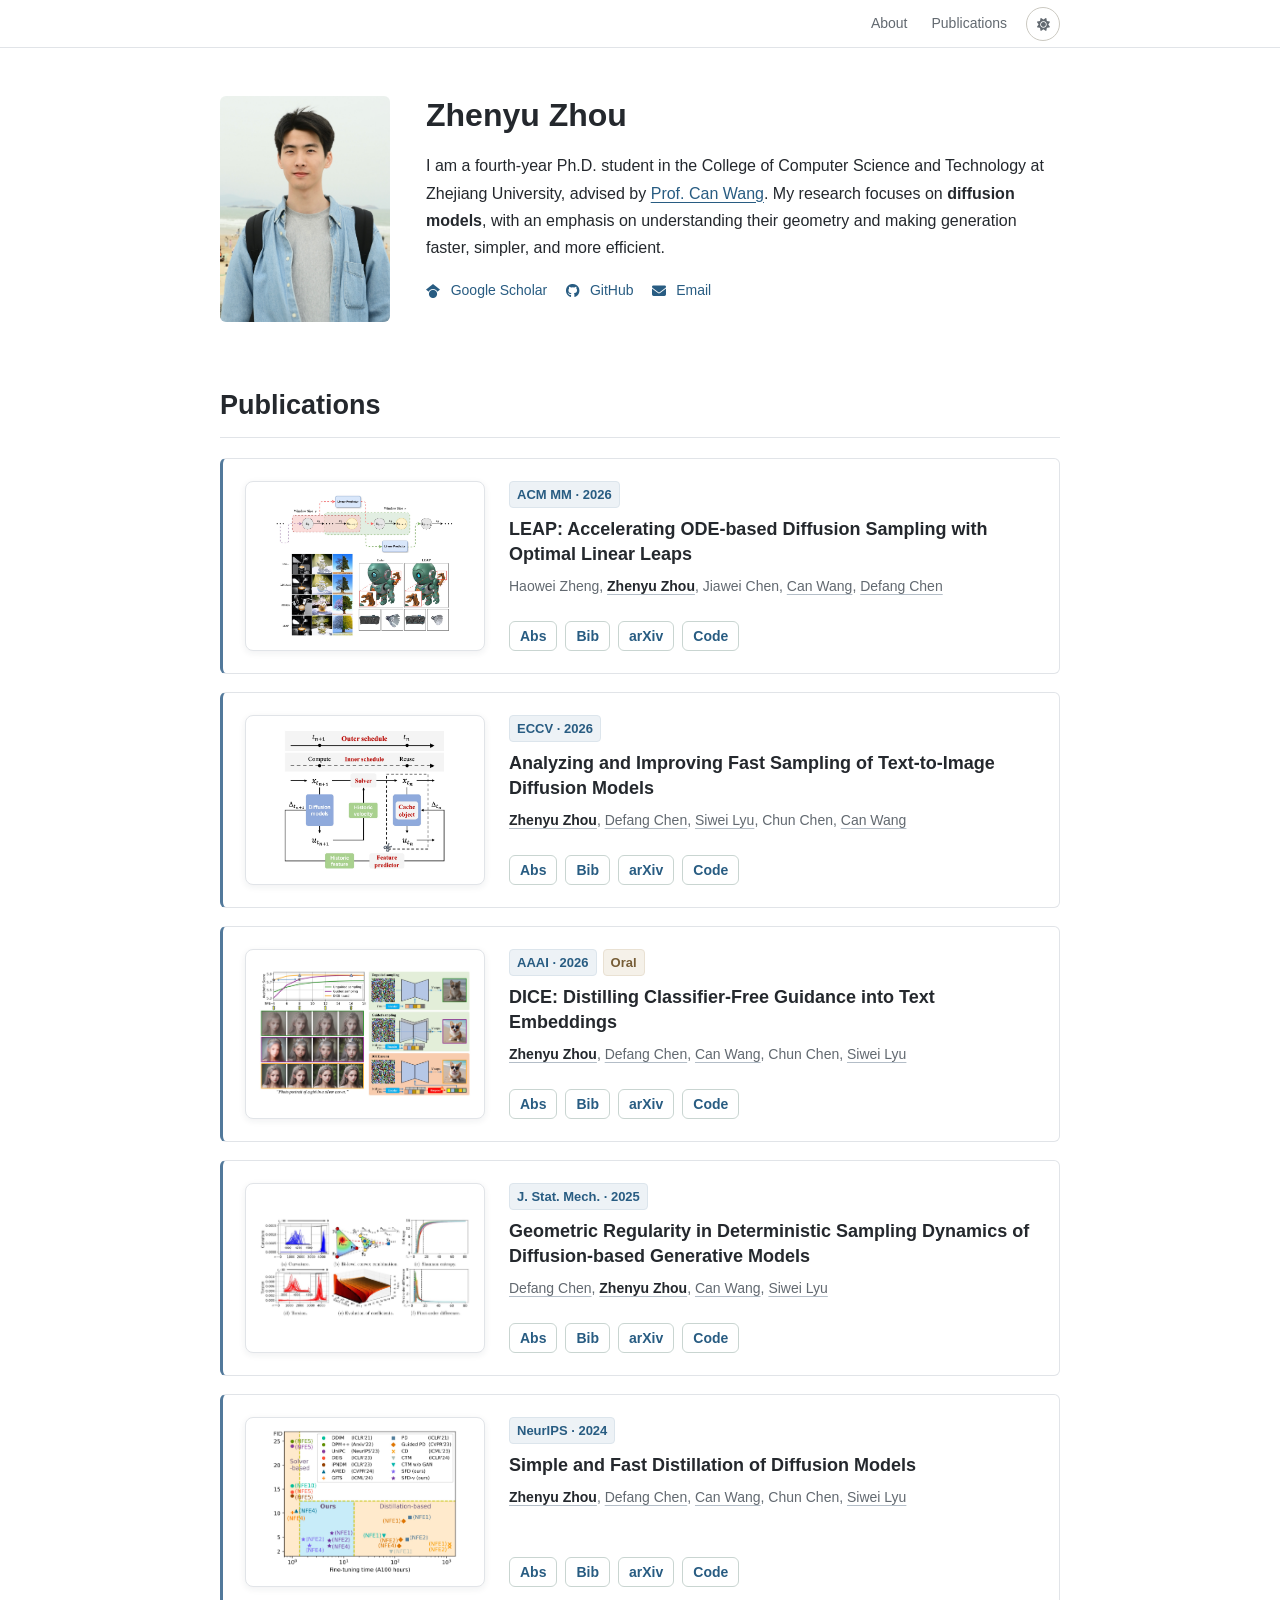
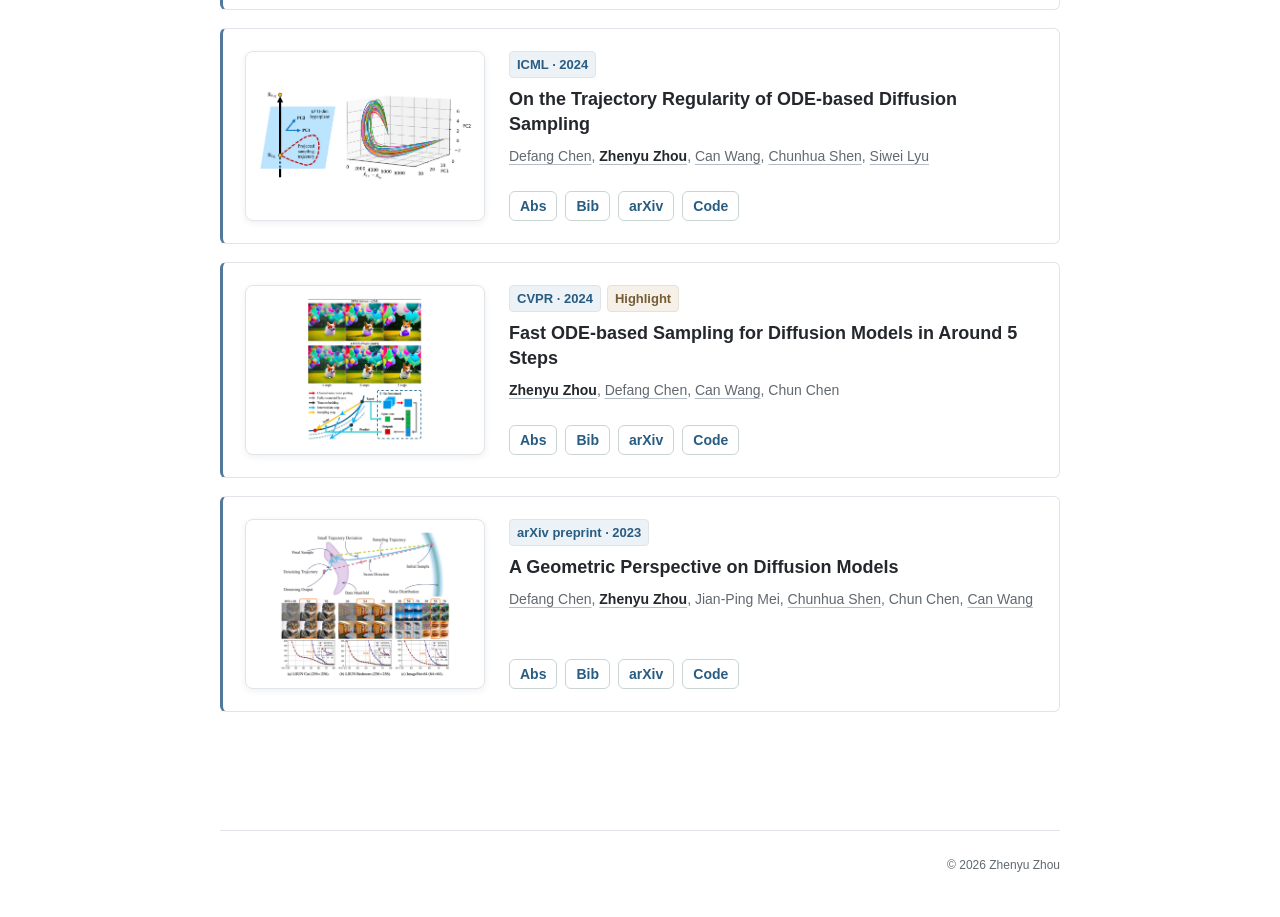
<file: index.html>
<!doctype html>
<html lang="en">
<head>
  <meta charset="utf-8">
  <meta name="viewport" content="width=device-width, initial-scale=1">
  <meta name="description" content="Zhenyu Zhou — research on diffusion models, efficient sampling, and generative AI.">
  <meta name="theme-color" content="#f6f4ef">
  <meta property="og:title" content="Zhenyu Zhou — Researcher">
  <meta property="og:description" content="Research on diffusion models, efficient sampling, and generative AI.">
  <title>Zhenyu Zhou</title>
  <script>
    (() => {
      let theme;
      try { theme = localStorage.getItem('theme'); } catch (error) { theme = null; }
      if (theme !== 'light' && theme !== 'dark') {
        theme = window.matchMedia('(prefers-color-scheme: dark)').matches ? 'dark' : 'light';
      }
      document.documentElement.dataset.theme = theme;
      document.documentElement.style.colorScheme = theme;
    })();
  </script>
  <link rel="preconnect" href="https://fonts.googleapis.com">
  <link rel="preconnect" href="https://fonts.gstatic.com" crossorigin>
  <link href="https://fonts.googleapis.com/css2?family=DM+Sans:wght@400;500;600&family=Newsreader:opsz,wght@6..72,500;6..72,600&display=swap" rel="stylesheet">
  <link rel="stylesheet" href="https://cdnjs.cloudflare.com/ajax/libs/font-awesome/6.7.2/css/all.min.css">
  <link rel="stylesheet" href="styles.css">
  <link rel="stylesheet" href="academic.css">
</head>
<body>
  <header class="site-header">
    <nav aria-label="Primary navigation">
      <a href="#about">About</a>
      <a href="#publications">Publications</a>
      <button class="theme-toggle" type="button" aria-label="Switch to dark mode" title="Switch color theme">
        <i class="fa-solid fa-moon theme-icon-dark" aria-hidden="true"></i>
        <i class="fa-solid fa-sun theme-icon-light" aria-hidden="true"></i>
      </button>
    </nav>
  </header>

  <main id="top">
    <section class="hero" id="about">
      <div class="portrait">
        <img src="assets/photo.jpg" alt="Portrait of Zhenyu Zhou" width="1882" height="2917" fetchpriority="high">
      </div>
      <div class="hero-copy">
        <p class="eyebrow">Hello, I’m</p>
        <h1>Zhenyu Zhou<span class="dot">.</span></h1>
        <p class="intro">I am a fourth-year Ph.D. student in the College of Computer Science and Technology at Zhejiang University, advised by <a href="https://scholar.google.com/citations?user=C63q3HoAAAAJ&hl=en">Prof. Can Wang</a>. My research focuses on <strong>diffusion models</strong>, with an emphasis on understanding their geometry and making generation faster, simpler, and more efficient.</p>
        <!-- <p class="intro secondary">I enjoy turning structural observations into practical algorithms—from few-step ODE sampling to lightweight model distillation.</p> -->
        <div class="links" aria-label="Profile links">
          <a class="pill primary" href="https://scholar.google.com/citations?user=PR0YPk4AAAAJ&hl=en" target="_blank" rel="noreferrer"><i class="fa-brands fa-google-scholar" aria-hidden="true"></i>Google Scholar <span>↗</span></a>
          <a class="pill" href="https://github.com/zhyzhouu" target="_blank" rel="noreferrer"><i class="fa-brands fa-github" aria-hidden="true"></i>GitHub <span>↗</span></a>
          <a class="pill" href="mailto:zhyzhou@zju.edu.cn"><i class="fa-solid fa-envelope" aria-hidden="true"></i>Email <span>↗</span></a>
        </div>
      </div>
    </section>

    <section class="publications" id="publications">
      <div class="section-heading">
        <div><p class="eyebrow">Research</p><h2>Publications</h2></div>
        <!-- <p class="section-note">A selection of work on the geometry, acceleration, and distillation of diffusion models.</p> -->
      </div>

      <div class="paper-list">
        <article class="paper">
          <button class="paper-thumb " type="button" aria-label="Enlarge figure: LEAP: Accelerating ODE-based Diffusion Sampling with Optimal Linear Leaps" aria-haspopup="dialog"><img src="assets/papers/26MM-LEAP.jpg" alt="LEAP: Accelerating ODE-based Diffusion Sampling with Optimal Linear Leaps" loading="lazy"></button>
          <div class="paper-body">
            <div class="paper-meta"><span class="venue">ACM MM · 2026</span></div>
            <h3><a href="https://arxiv.org/abs/2610.25918" target="_blank" rel="noreferrer">LEAP: Accelerating ODE-based Diffusion Sampling with Optimal Linear Leaps</a></h3>
            <p class="authors">Haowei Zheng, <a href="https://scholar.google.com/citations?user=PR0YPk4AAAAJ" target="_blank" rel="noreferrer"><strong>Zhenyu Zhou</strong></a>, Jiawei Chen, <a href="https://scholar.google.com/citations?user=C63q3HoAAAAJ&amp;hl=zh-CN" target="_blank" rel="noreferrer">Can Wang</a>, <a href="https://scholar.google.com/citations?user=F5P_8NkAAAAJ&amp;hl=zh-CN" target="_blank" rel="noreferrer">Defang Chen</a></p>

            <div class="paper-links"><button class="paper-action panel-toggle" type="button" aria-expanded="false" aria-controls="abs-26MM-LEAP">Abs</button><button class="paper-action panel-toggle" type="button" aria-expanded="false" aria-controls="bib-26MM-LEAP">Bib</button><a class="paper-action" href="https://arxiv.org/abs/2610.25918" target="_blank" rel="noreferrer">arXiv</a><a class="paper-action" href="https://github.com/zju-pi/LEAP" target="_blank" rel="noreferrer">Code</a></div>
          </div>
          <div class="paper-panel" id="abs-26MM-LEAP" hidden><p>Diffusion models primarily rely on general-purpose ODE-based numerical methods for training-free accelerated sampling, but performance degrades with coarse time discretization. In this paper, we propose optimal linear leaps (LEAP), a specialized method grounded in theoretical and empirical investigations of sampling trajectory geometry. Built upon low-dimensionality and cross-trajectory consistency, LEAP formulates a supervised least-squares optimization problem within the local trajectory subspace, achieving a precise approximation of future states without model evaluations. Extensive experiments demonstrate that LEAP outperforms previous methods across diverse modalities, including text-to-image (Stable Diffusion 3.5, FLUX.1-dev) and image-to-3D (TRELLIS.2) generation. Furthermore, LEAP can be seamlessly integrated into existing solver-based methods, offering a plug-and-play enhancement for modern diffusion models.</p></div><div class="paper-panel bib-panel" id="bib-26MM-LEAP" hidden><pre><code>@inproceedings{zheng2026leap,
  title={LEAP: Accelerating ODE-based Diffusion Sampling with Optimal Linear Leaps},
  author={Zheng, Haowei and Zhou, Zhenyu and Chen, Jiawei and Wang, Can and Chen, Defang},
  booktitle={Proceedings of the 34th ACM International Conference on Multimedia},
  pages={15616--15625},
  year={2026}
}</code></pre></div>
        </article>

        <article class="paper">
          <button class="paper-thumb " type="button" aria-label="Enlarge figure: Analyzing and Improving Fast Sampling of Text-to-Image Diffusion Models" aria-haspopup="dialog"><img src="assets/papers/26ECCV-TORS.jpg" alt="Analyzing and Improving Fast Sampling of Text-to-Image Diffusion Models" loading="lazy"></button>
          <div class="paper-body">
            <div class="paper-meta"><span class="venue">ECCV · 2026</span></div>
            <h3><a href="https://arxiv.org/abs/2603.00763" target="_blank" rel="noreferrer">Analyzing and Improving Fast Sampling of Text-to-Image Diffusion Models</a></h3>
            <p class="authors"><a href="https://scholar.google.com/citations?user=PR0YPk4AAAAJ" target="_blank" rel="noreferrer"><strong>Zhenyu Zhou</strong></a>, <a href="https://scholar.google.com/citations?user=F5P_8NkAAAAJ&amp;hl=zh-CN" target="_blank" rel="noreferrer">Defang Chen</a>, <a href="https://scholar.google.com/citations?user=wefAEM4AAAAJ&amp;hl=zh-CN" target="_blank" rel="noreferrer">Siwei Lyu</a>, Chun Chen, <a href="https://scholar.google.com/citations?user=C63q3HoAAAAJ&amp;hl=zh-CN" target="_blank" rel="noreferrer">Can Wang</a></p>

            <div class="paper-links"><button class="paper-action panel-toggle" type="button" aria-expanded="false" aria-controls="abs-26ECCV-TORS">Abs</button><button class="paper-action panel-toggle" type="button" aria-expanded="false" aria-controls="bib-26ECCV-TORS">Bib</button><a class="paper-action" href="https://arxiv.org/abs/2603.00763" target="_blank" rel="noreferrer">arXiv</a><a class="paper-action" href="https://github.com/zju-pi/TORS" target="_blank" rel="noreferrer">Code</a></div>
          </div>
          <div class="paper-panel" id="abs-26ECCV-TORS" hidden><p>Text-to-image diffusion models have achieved unprecedented success but still struggle to produce high-quality results under limited sampling budgets. Existing training-free sampling acceleration methods are typically developed independently, leaving the overall performance and compatibility among these methods unexplored. In this paper, we bridge this gap by systematically elucidating the design space, and our comprehensive experiments identify the sampling time schedule as the most pivotal factor. Inspired by the geometric properties of diffusion models revealed through the Frenet-Serret formulas, we propose constant total rotation schedule (TORS), a scheduling strategy that ensures uniform geometric variation along the sampling trajectory. TORS outperforms previous training-free acceleration methods and produces high-quality images with 10 sampling steps on Flux.1-Dev and Stable Diffusion 3.5. Extensive experiments underscore the adaptability of our method to unseen models, hyperparameters, and downstream applications.</p></div><div class="paper-panel bib-panel" id="bib-26ECCV-TORS" hidden><pre><code>@article{zhou2026analyzing,
  title={Analyzing and Improving Fast Sampling of Text-to-Image Diffusion Models},
  author={Zhou, Zhenyu and Chen, Defang and Lyu, Siwei and Chen, Chun and Wang, Can},
  journal={arXiv preprint arXiv:2603.00763},
  year={2026}
}</code></pre></div>
        </article>

        <article class="paper">
          <button class="paper-thumb " type="button" aria-label="Enlarge figure: DICE: Distilling Classifier-Free Guidance into Text Embeddings" aria-haspopup="dialog"><img src="assets/papers/26AAAI-DICE.jpg" alt="DICE: Distilling Classifier-Free Guidance into Text Embeddings" loading="lazy"></button>
          <div class="paper-body">
            <div class="paper-meta"><span class="venue">AAAI · 2026</span><span class="distinction">Oral</span></div>
            <h3><a href="https://arxiv.org/abs/2502.03726" target="_blank" rel="noreferrer">DICE: Distilling Classifier-Free Guidance into Text Embeddings</a></h3>
            <p class="authors"><a href="https://scholar.google.com/citations?user=PR0YPk4AAAAJ" target="_blank" rel="noreferrer"><strong>Zhenyu Zhou</strong></a>, <a href="https://scholar.google.com/citations?user=F5P_8NkAAAAJ&amp;hl=zh-CN" target="_blank" rel="noreferrer">Defang Chen</a>, <a href="https://scholar.google.com/citations?user=C63q3HoAAAAJ&amp;hl=zh-CN" target="_blank" rel="noreferrer">Can Wang</a>, Chun Chen, <a href="https://scholar.google.com/citations?user=wefAEM4AAAAJ&amp;hl=zh-CN" target="_blank" rel="noreferrer">Siwei Lyu</a></p>

            <div class="paper-links"><button class="paper-action panel-toggle" type="button" aria-expanded="false" aria-controls="abs-26AAAI-DICE">Abs</button><button class="paper-action panel-toggle" type="button" aria-expanded="false" aria-controls="bib-26AAAI-DICE">Bib</button><a class="paper-action" href="https://arxiv.org/abs/2502.03726" target="_blank" rel="noreferrer">arXiv</a><a class="paper-action" href="https://github.com/zju-pi/dice" target="_blank" rel="noreferrer">Code</a></div>
          </div>
          <div class="paper-panel" id="abs-26AAAI-DICE" hidden><p>Text-to-image diffusion models are capable of generating high-quality images, but suboptimal pre-trained text representations often result in these images failing to align closely with the given text prompts. Classifier-free guidance (CFG) is a popular and effective technique for improving text-image alignment in the generative process. However, CFG introduces significant computational overhead. In this paper, we present DIstilling CFG by sharpening text Embeddings (DICE) that replaces CFG in the sampling process with half the computational complexity while maintaining similar generation quality. DICE distills a CFG-based text-to-image diffusion model into a CFG-free version by refining text embeddings to replicate CFG-based directions. In this way, we avoid the computational drawbacks of CFG, enabling high-quality, well-aligned image generation at a fast sampling speed. Furthermore, examining the enhancement pattern, we identify the underlying mechanism of DICE that sharpens specific components of text embeddings to preserve semantic information while enhancing fine-grained details. Extensive experiments on multiple Stable Diffusion v1.5 variants, SDXL, and PixArt-α demonstrate the effectiveness of our method.</p></div><div class="paper-panel bib-panel" id="bib-26AAAI-DICE" hidden><pre><code>@inproceedings{zhou2026dice,
  title={DICE: Distilling classifier-free guidance into text embeddings},
  author={Zhou, Zhenyu and Chen, Defang and Wang, Can and Chen, Chun and Lyu, Siwei},
  booktitle={Proceedings of the AAAI Conference on Artificial Intelligence},
  volume={40},
  number={16},
  pages={13880--13888},
  year={2026}
}</code></pre></div>
        </article>

        <article class="paper">
          <button class="paper-thumb " type="button" aria-label="Enlarge figure: Geometric Regularity in Deterministic Sampling Dynamics of Diffusion-based Generative Models" aria-haspopup="dialog"><img src="assets/papers/25JSTAT-regularity.jpg" alt="Geometric Regularity in Deterministic Sampling Dynamics of Diffusion-based Generative Models" loading="lazy"></button>
          <div class="paper-body">
            <div class="paper-meta"><span class="venue">J. Stat. Mech. · 2025</span></div>
            <h3><a href="https://arxiv.org/abs/2506.10177" target="_blank" rel="noreferrer">Geometric Regularity in Deterministic Sampling Dynamics of Diffusion-based Generative Models</a></h3>
            <p class="authors"><a href="https://scholar.google.com/citations?user=F5P_8NkAAAAJ&amp;hl=zh-CN" target="_blank" rel="noreferrer">Defang Chen</a>, <a href="https://scholar.google.com/citations?user=PR0YPk4AAAAJ" target="_blank" rel="noreferrer"><strong>Zhenyu Zhou</strong></a>, <a href="https://scholar.google.com/citations?user=C63q3HoAAAAJ&amp;hl=zh-CN" target="_blank" rel="noreferrer">Can Wang</a>, <a href="https://scholar.google.com/citations?user=wefAEM4AAAAJ&amp;hl=zh-CN" target="_blank" rel="noreferrer">Siwei Lyu</a></p>

            <div class="paper-links"><button class="paper-action panel-toggle" type="button" aria-expanded="false" aria-controls="abs-25JSTAT-regularity">Abs</button><button class="paper-action panel-toggle" type="button" aria-expanded="false" aria-controls="bib-25JSTAT-regularity">Bib</button><a class="paper-action" href="https://arxiv.org/abs/2506.10177" target="_blank" rel="noreferrer">arXiv</a><a class="paper-action" href="https://github.com/zju-pi/diff-sampler" target="_blank" rel="noreferrer">Code</a></div>
          </div>
          <div class="paper-panel" id="abs-25JSTAT-regularity" hidden><p>Diffusion-based generative models employ stochastic differential equations (SDEs) and their equivalent probability flow ordinary differential equations (ODEs) to establish a smooth transformation between complex high-dimensional data distributions and tractable prior distributions. In this paper, we reveal a striking geometric regularity in the deterministic sampling dynamics of diffusion generative models: each simulated sampling trajectory along the gradient field lies within an extremely low-dimensional subspace, and all trajectories exhibit an almost identical boomerang shape, regardless of the model architecture, applied conditions, or generated content. We characterize several intriguing properties of these trajectories, particularly under closed-form solutions based on kernel-estimated data modeling. We also demonstrate a practical application of the discovered trajectory regularity by proposing a dynamic programming-based scheme to better align the sampling time schedule with the underlying trajectory structure. This simple strategy requires minimal modification to existing deterministic numerical solvers, incurs negligible computational overhead, and achieves superior image generation performance, especially in regions with only 5 - 10 function evaluations.</p></div><div class="paper-panel bib-panel" id="bib-25JSTAT-regularity" hidden><pre><code>@article{chen2025geometric,
  title={Geometric regularity in deterministic sampling dynamics of diffusion-based generative models},
  author={Chen, Defang and Zhou, Zhenyu and Wang, Can and Lyu, Siwei},
  journal={Journal of Statistical Mechanics: Theory and Experiment},
  volume={2025},
  number={12},
  pages={124002},
  year={2025},
  publisher={IOP Publishing}
}</code></pre></div>
        </article>

        <article class="paper">
          <button class="paper-thumb " type="button" aria-label="Enlarge figure: Simple and Fast Distillation of Diffusion Models" aria-haspopup="dialog"><img src="assets/papers/24NeurIPS-SFD.jpg" alt="Simple and Fast Distillation of Diffusion Models" loading="lazy"></button>
          <div class="paper-body">
            <div class="paper-meta"><span class="venue">NeurIPS · 2024</span></div>
            <h3><a href="https://arxiv.org/abs/2409.19681" target="_blank" rel="noreferrer">Simple and Fast Distillation of Diffusion Models</a></h3>
            <p class="authors"><a href="https://scholar.google.com/citations?user=PR0YPk4AAAAJ" target="_blank" rel="noreferrer"><strong>Zhenyu Zhou</strong></a>, <a href="https://scholar.google.com/citations?user=F5P_8NkAAAAJ&amp;hl=zh-CN" target="_blank" rel="noreferrer">Defang Chen</a>, <a href="https://scholar.google.com/citations?user=C63q3HoAAAAJ&amp;hl=zh-CN" target="_blank" rel="noreferrer">Can Wang</a>, Chun Chen, <a href="https://scholar.google.com/citations?user=wefAEM4AAAAJ&amp;hl=zh-CN" target="_blank" rel="noreferrer">Siwei Lyu</a></p>

            <div class="paper-links"><button class="paper-action panel-toggle" type="button" aria-expanded="false" aria-controls="abs-24NeurIPS-SFD">Abs</button><button class="paper-action panel-toggle" type="button" aria-expanded="false" aria-controls="bib-24NeurIPS-SFD">Bib</button><a class="paper-action" href="https://arxiv.org/abs/2409.19681" target="_blank" rel="noreferrer">arXiv</a><a class="paper-action" href="https://github.com/zju-pi/diff-sampler" target="_blank" rel="noreferrer">Code</a></div>
          </div>
          <div class="paper-panel" id="abs-24NeurIPS-SFD" hidden><p>Diffusion-based generative models have demonstrated their powerful performance across various tasks, but this comes at a cost of the slow sampling speed. To achieve both efficient and high-quality synthesis, various distillation-based accelerated sampling methods have been developed recently. However, they generally require time-consuming fine tuning with elaborate designs to achieve satisfactory performance in a specific number of function evaluation (NFE), making them difficult to employ in practice. To address this issue, we propose Simple and Fast Distillation (SFD) of diffusion models, which simplifies the paradigm used in existing methods and largely shortens their fine-tuning time up to 1000×. We begin with a vanilla distillation-based sampling method and boost its performance to state of the art by identifying and addressing several small yet vital factors affecting the synthesis efficiency and quality. Our method can also achieve sampling with variable NFEs using a single distilled model. Extensive experiments demonstrate that SFD strikes a good balance between the sample quality and fine-tuning costs in few-step image generation task. For example, SFD achieves 4.53 FID (NFE=2) on CIFAR-10 with only 0.64 hours of fine-tuning on a single NVIDIA A100 GPU.</p></div><div class="paper-panel bib-panel" id="bib-24NeurIPS-SFD" hidden><pre><code>@article{zhou2024simple,
  title={Simple and fast distillation of diffusion models},
  author={Zhou, Zhenyu and Chen, Defang and Wang, Can and Chen, Chun and Lyu, Siwei},
  journal={Advances in Neural Information Processing Systems},
  volume={37},
  pages={40831--40860},
  year={2024}
}</code></pre></div>
        </article>

        <article class="paper">
          <button class="paper-thumb " type="button" aria-label="Enlarge figure: On the Trajectory Regularity of ODE-based Diffusion Sampling" aria-haspopup="dialog"><img src="assets/papers/24ICML-GITS.jpg" alt="On the Trajectory Regularity of ODE-based Diffusion Sampling" loading="lazy"></button>
          <div class="paper-body">
            <div class="paper-meta"><span class="venue">ICML · 2024</span></div>
            <h3><a href="https://arxiv.org/abs/2405.11326" target="_blank" rel="noreferrer">On the Trajectory Regularity of ODE-based Diffusion Sampling</a></h3>
            <p class="authors"><a href="https://scholar.google.com/citations?user=F5P_8NkAAAAJ&amp;hl=zh-CN" target="_blank" rel="noreferrer">Defang Chen</a>, <a href="https://scholar.google.com/citations?user=PR0YPk4AAAAJ" target="_blank" rel="noreferrer"><strong>Zhenyu Zhou</strong></a>, <a href="https://scholar.google.com/citations?user=C63q3HoAAAAJ&amp;hl=zh-CN" target="_blank" rel="noreferrer">Can Wang</a>, <a href="https://scholar.google.com/citations?user=Ljk2BvIAAAAJ" target="_blank" rel="noreferrer">Chunhua Shen</a>, <a href="https://scholar.google.com/citations?user=wefAEM4AAAAJ&amp;hl=zh-CN" target="_blank" rel="noreferrer">Siwei Lyu</a></p>

            <div class="paper-links"><button class="paper-action panel-toggle" type="button" aria-expanded="false" aria-controls="abs-24ICML-GITS">Abs</button><button class="paper-action panel-toggle" type="button" aria-expanded="false" aria-controls="bib-24ICML-GITS">Bib</button><a class="paper-action" href="https://arxiv.org/abs/2405.11326" target="_blank" rel="noreferrer">arXiv</a><a class="paper-action" href="https://github.com/zju-pi/diff-sampler" target="_blank" rel="noreferrer">Code</a></div>
          </div>
          <div class="paper-panel" id="abs-24ICML-GITS" hidden><p>Diffusion-based generative models use stochastic differential equations (SDEs) and their equivalent ordinary differential equations (ODEs) to establish a smooth connection between a complex data distribution and a tractable prior distribution. In this paper, we identify several intriguing trajectory properties in the ODE-based sampling process of diffusion models. We characterize an implicit denoising trajectory and discuss its vital role in forming the coupled sampling trajectory with a strong shape regularity, regardless of the generated content. We also describe a dynamic programming-based scheme to make the time schedule in sampling better fit the underlying trajectory structure. This simple strategy requires minimal modification to any given ODE-based numerical solvers and incurs negligible computational cost, while delivering superior performance in image generation, especially in 5∼10 function evaluations.</p></div><div class="paper-panel bib-panel" id="bib-24ICML-GITS" hidden><pre><code>@inproceedings{chen2024trajectory,
  title = {On the Trajectory Regularity of ODE-based Diffusion Sampling},
  author = {Chen, Defang and Zhou, Zhenyu and Wang, Can and Shen, Chunhua and Lyu, Siwei},
  booktitle = {International Conference on Machine Learning},
  pages = {7905--7934},
  year = {2024},
}</code></pre></div>
        </article>

        <article class="paper">
          <button class="paper-thumb " type="button" aria-label="Enlarge figure: Fast ODE-based Sampling for Diffusion Models in Around 5 Steps" aria-haspopup="dialog"><img src="assets/papers/24CVPR-AMED.jpg" alt="Fast ODE-based Sampling for Diffusion Models in Around 5 Steps" loading="lazy"></button>
          <div class="paper-body">
            <div class="paper-meta"><span class="venue">CVPR · 2024</span><span class="distinction">Highlight</span></div>
            <h3><a href="https://arxiv.org/abs/2312.00094" target="_blank" rel="noreferrer">Fast ODE-based Sampling for Diffusion Models in Around 5 Steps</a></h3>
            <p class="authors"><a href="https://scholar.google.com/citations?user=PR0YPk4AAAAJ" target="_blank" rel="noreferrer"><strong>Zhenyu Zhou</strong></a>, <a href="https://scholar.google.com/citations?user=F5P_8NkAAAAJ&amp;hl=zh-CN" target="_blank" rel="noreferrer">Defang Chen</a>, <a href="https://scholar.google.com/citations?user=C63q3HoAAAAJ&amp;hl=zh-CN" target="_blank" rel="noreferrer">Can Wang</a>, Chun Chen</p>

            <div class="paper-links"><button class="paper-action panel-toggle" type="button" aria-expanded="false" aria-controls="abs-24CVPR-AMED">Abs</button><button class="paper-action panel-toggle" type="button" aria-expanded="false" aria-controls="bib-24CVPR-AMED">Bib</button><a class="paper-action" href="https://arxiv.org/abs/2312.00094" target="_blank" rel="noreferrer">arXiv</a><a class="paper-action" href="https://github.com/zju-pi/diff-sampler" target="_blank" rel="noreferrer">Code</a></div>
          </div>
          <div class="paper-panel" id="abs-24CVPR-AMED" hidden><p>Sampling from diffusion models can be treated as solving the corresponding ordinary differential equations (ODEs), with the aim of obtaining an accurate solution with as few number of function evaluations (NFE) as possible. Recently, various fast samplers utilizing higher-order ODE solvers have emerged and achieved better performance than the initial first-order one. However, these numerical methods inherently result in certain approximation errors, which significantly degrades sample quality with extremely small NFE (e.g., around 5). In contrast, based on the geometric observation that each sampling trajectory almost lies in a two-dimensional subspace embedded in the ambient space, we propose Approximate MEan-Direction Solver (AMED-Solver) that eliminates truncation errors by directly learning the mean direction for fast diffusion sampling. Besides, our method can be easily used as a plugin to further improve existing ODE-based samplers. Extensive experiments on image synthesis with the resolution ranging from 32 to 512 demonstrate the effectiveness of our method. With only 5 NFE, we achieve 6.61 FID on CIFAR-10, 10.74 FID on ImageNet 64×64, and 13.20 FID on LSUN Bedroom.</p></div><div class="paper-panel bib-panel" id="bib-24CVPR-AMED" hidden><pre><code>@inproceedings{zhou2024fast,
  title={Fast ode-based sampling for diffusion models in around 5 steps},
  author={Zhou, Zhenyu and Chen, Defang and Wang, Can and Chen, Chun},
  booktitle={2024 IEEE/CVF Conference on Computer Vision and Pattern Recognition (CVPR)},
  pages={7777--7786},
  year={2024},
  organization={IEEE}
}</code></pre></div>
        </article>

        <article class="paper">
          <button class="paper-thumb " type="button" aria-label="Enlarge figure: A Geometric Perspective on Diffusion Models" aria-haspopup="dialog"><img src="assets/papers/23arXiv-geometric.jpg" alt="A Geometric Perspective on Diffusion Models" loading="lazy"></button>
          <div class="paper-body">
            <div class="paper-meta"><span class="venue">arXiv preprint · 2023</span></div>
            <h3><a href="https://arxiv.org/abs/2305.19947" target="_blank" rel="noreferrer">A Geometric Perspective on Diffusion Models</a></h3>
            <p class="authors"><a href="https://scholar.google.com/citations?user=F5P_8NkAAAAJ&amp;hl=zh-CN" target="_blank" rel="noreferrer">Defang Chen</a>, <a href="https://scholar.google.com/citations?user=PR0YPk4AAAAJ" target="_blank" rel="noreferrer"><strong>Zhenyu Zhou</strong></a>, Jian-Ping Mei, <a href="https://scholar.google.com/citations?user=Ljk2BvIAAAAJ" target="_blank" rel="noreferrer">Chunhua Shen</a>, Chun Chen, <a href="https://scholar.google.com/citations?user=C63q3HoAAAAJ&amp;hl=zh-CN" target="_blank" rel="noreferrer">Can Wang</a></p>

            <div class="paper-links"><button class="paper-action panel-toggle" type="button" aria-expanded="false" aria-controls="abs-23arXiv-geometric">Abs</button><button class="paper-action panel-toggle" type="button" aria-expanded="false" aria-controls="bib-23arXiv-geometric">Bib</button><a class="paper-action" href="https://arxiv.org/abs/2305.19947" target="_blank" rel="noreferrer">arXiv</a><a class="paper-action" href="https://github.com/zju-pi/diff-sampler" target="_blank" rel="noreferrer">Code</a></div>
          </div>
          <div class="paper-panel" id="abs-23arXiv-geometric" hidden><p>Recent years have witnessed significant progress in developing effective training and fast sampling techniques for diffusion models. A remarkable advancement is the use of stochastic differential equations (SDEs) and their marginal-preserving ordinary differential equations (ODEs) to describe data perturbation and generative modeling in a unified framework. In this paper, we carefully inspect the ODE-based sampling of a popular variance-exploding SDE and reveal several intriguing structures of its sampling dynamics. We discover that the data distribution and the noise distribution are smoothly connected with a quasi-linear sampling trajectory and another implicit denoising trajectory that even converges faster. Meanwhile, the denoising trajectory governs the curvature of the corresponding sampling trajectory and its finite differences yield various second-order samplers used in practice. Furthermore, we establish a theoretical relationship between the optimal ODE-based sampling and the classic mean-shift (mode-seeking) algorithm, with which we can characterize the asymptotic behavior of diffusion models and identify the empirical score deviation.</p></div><div class="paper-panel bib-panel" id="bib-23arXiv-geometric" hidden><pre><code>@article{chen2023geometric,
  title={A geometric perspective on diffusion models},
  author={Chen, Defang and Zhou, Zhenyu and Mei, Jian-Ping and Shen, Chunhua and Chen, Chun and Wang, Can},
  journal={arXiv preprint arXiv:2305.19947},
  year={2023}
}</code></pre></div>
        </article>
      </div>
    </section>
  </main>

  <!-- <footer><p>Designed for clarity, built to stay simple.</p><p>© <span id="year">2026</span> Zhenyu Zhou</p></footer> -->
  <footer><p></p><p>© <span id="year">2026</span> Zhenyu Zhou</p></footer>
  <dialog class="figure-dialog" aria-label="Paper figure preview">
    <div class="figure-content">
      <button class="figure-close" type="button" aria-label="Close figure preview" autofocus>×</button>
      <img class="figure-large" alt="">
    </div>
  </dialog>
  <script>
    const figureDialog = document.querySelector('.figure-dialog');
    const largeFigure = figureDialog.querySelector('img');
    let figureCloseTimer;
    const closeFigure = () => {
      if (!figureDialog.open || figureDialog.classList.contains('is-closing')) return;
      figureDialog.classList.add('is-closing');
      const duration = window.matchMedia('(prefers-reduced-motion: reduce)').matches ? 0 : 180;
      figureCloseTimer = window.setTimeout(() => figureDialog.close(), duration);
    };
    document.querySelectorAll('.paper-thumb:not(:disabled)').forEach((button) => {
      button.addEventListener('click', () => {
        const image = button.querySelector('img');
        if (!image) return;
        largeFigure.src = image.currentSrc || image.src;
        largeFigure.alt = image.alt;
        figureDialog.showModal();
        document.documentElement.classList.add('figure-open');
      });
    });
    figureDialog.querySelector('.figure-close').addEventListener('click', closeFigure);
    figureDialog.addEventListener('cancel', (event) => {
      event.preventDefault();
      closeFigure();
    });
    figureDialog.addEventListener('click', (event) => {
      if (event.target === figureDialog) closeFigure();
    });
    figureDialog.addEventListener('close', () => {
      window.clearTimeout(figureCloseTimer);
      figureDialog.classList.remove('is-closing');
      document.documentElement.classList.remove('figure-open');
      largeFigure.removeAttribute('src');
    });
    document.getElementById('year').textContent = new Date().getFullYear();

    const themeButton = document.querySelector('.theme-toggle');
    const themeColor = document.querySelector('meta[name="theme-color"]');

    const updateThemeControl = () => {
      const isDark = document.documentElement.dataset.theme === 'dark';
      themeButton.setAttribute('aria-label', isDark ? 'Switch to light mode' : 'Switch to dark mode');
      themeButton.setAttribute('aria-pressed', String(isDark));
      themeColor.setAttribute('content', isDark ? '#111817' : '#f6f4ef');
    };

    updateThemeControl();
    themeButton.addEventListener('click', () => {
      const nextTheme = document.documentElement.dataset.theme === 'dark' ? 'light' : 'dark';
      document.documentElement.dataset.theme = nextTheme;
      document.documentElement.style.colorScheme = nextTheme;
      try { localStorage.setItem('theme', nextTheme); } catch (error) { /* Preference remains active for this page. */ }
      updateThemeControl();
    });

    const systemTheme = window.matchMedia('(prefers-color-scheme: dark)');
    systemTheme.addEventListener('change', (event) => {
      let savedTheme;
      try { savedTheme = localStorage.getItem('theme'); } catch (error) { savedTheme = null; }
      if (savedTheme !== 'light' && savedTheme !== 'dark') {
        const nextTheme = event.matches ? 'dark' : 'light';
        document.documentElement.dataset.theme = nextTheme;
        document.documentElement.style.colorScheme = nextTheme;
        updateThemeControl();
      }
    });

    document.querySelectorAll('.panel-toggle').forEach((button) => {
      button.addEventListener('click', () => {
        const paper = button.closest('.paper');
        const panel = document.getElementById(button.getAttribute('aria-controls'));
        const wasOpen = button.getAttribute('aria-expanded') === 'true';

        paper.querySelectorAll('.paper-panel').forEach((item) => { item.hidden = true; });
        paper.querySelectorAll('.panel-toggle').forEach((item) => {
          item.setAttribute('aria-expanded', 'false');
        });

        if (!wasOpen) {
          panel.hidden = false;
          button.setAttribute('aria-expanded', 'true');
        }
      });
    });
  </script>
</body>
</html>
</file>
<file: styles.css>
:root { --ink:#17201f; --muted:#68716e; --paper:#f6f4ef; --line:#dcd9d0; --accent:#176b60; --accent-dark:#0f5149; --serif:"Newsreader",Georgia,serif; --sans:"DM Sans",-apple-system,BlinkMacSystemFont,"Segoe UI",sans-serif; }
*{box-sizing:border-box} html{scroll-behavior:smooth} body{margin:0;color:var(--ink);background:radial-gradient(circle at 85% 8%,rgba(229,177,106,.12),transparent 25rem),var(--paper);font-family:var(--sans);line-height:1.65;-webkit-font-smoothing:antialiased;transition:color .25s ease,background-color .25s ease} a{color:inherit}
.site-header,main,footer{width:min(940px,calc(100% - 64px));margin-inline:auto}.site-header{position:sticky;top:0;z-index:100;isolation:isolate;height:48px;display:flex;align-items:center;justify-content:flex-end}.site-header:before{content:"";position:absolute;z-index:-1;top:0;bottom:0;left:50%;width:100vw;transform:translateX(-50%);border-bottom:1px solid rgba(23,32,31,.12);background:rgba(246,244,239,.88);-webkit-backdrop-filter:blur(14px) saturate(135%);backdrop-filter:blur(14px) saturate(135%)}
nav{display:flex;gap:24px;align-items:center}nav a{color:var(--muted);font-size:14px;text-decoration:none;transition:color .2s}nav a:hover{color:var(--accent)}.theme-toggle{appearance:none;display:grid;place-items:center;width:34px;height:34px;margin-left:-5px;padding:0;border:1px solid #cbc9c1;border-radius:50%;color:var(--muted);background:rgba(255,255,255,.28);cursor:pointer;transition:color .2s,border-color .2s,background .2s,transform .2s}.theme-toggle:hover{color:var(--accent);border-color:var(--accent);transform:rotate(8deg)}.theme-toggle:focus-visible{outline:2px solid #c07a37;outline-offset:2px}.theme-icon-dark{display:none}.theme-toggle i{font-size:13px}
.hero{min-height:560px;display:grid;grid-template-columns:230px 1fr;gap:clamp(48px,7vw,76px);align-items:center;padding:76px 0 94px;scroll-margin-top:62px}.portrait{position:relative;overflow:hidden;display:block;border-radius:18px;line-height:0;background:transparent;box-shadow:0 22px 60px rgba(24,44,40,.16)}
.portrait img{display:block;width:100%;height:auto;object-fit:contain;object-position:center}
.eyebrow{margin:0 0 8px;color:var(--accent);font-size:11px;font-weight:600;letter-spacing:.16em;text-transform:uppercase}h1,h2,h3{font-family:var(--serif);font-weight:600}h1{margin:0 0 20px;font-size:clamp(43px,5vw,56px);line-height:1;letter-spacing:-.035em}.dot{color:#c07a37}.intro{max-width:620px;margin:0 0 12px;color:#38423f;font-size:clamp(16px,1.7vw,19px);line-height:1.58}.intro.secondary{max-width:600px;color:var(--muted);font-size:15px}
.links{display:flex;flex-wrap:wrap;gap:10px;margin-top:30px}.pill{display:inline-flex;gap:10px;align-items:center;padding:10px 16px;border:1px solid #cbc9c1;border-radius:999px;font-size:13px;font-weight:500;text-decoration:none;transition:transform .2s,border-color .2s,background .2s}.pill i{width:1.05em;font-size:14px;text-align:center}.pill span{margin-left:2px}.pill:hover{transform:translateY(-2px);border-color:var(--accent)}.pill.primary{color:#fff;background:var(--accent);border-color:var(--accent)}.pill.primary:hover{background:var(--accent-dark)}
.publications{padding:12px 0 88px;scroll-margin-top:62px}.section-heading{display:grid;grid-template-columns:1fr minmax(260px,420px);gap:40px;align-items:end;margin-bottom:26px;padding-bottom:20px;border-bottom:1px solid var(--line)}h2{margin:0;font-size:clamp(32px,4.3vw,44px);line-height:1;letter-spacing:-.025em}.section-note{margin:0;color:var(--muted);font-size:13px}.paper-list{display:grid}
.paper{display:grid;grid-template-columns:220px 1fr;gap:32px;padding:32px 0;border-bottom:1px solid var(--line)}.paper-thumb{position:relative;isolation:isolate;min-height:148px;overflow:hidden;border-radius:8px;box-shadow:inset 0 0 0 1px rgba(18,32,30,.08);transform:translateZ(0)}.paper-thumb:after{content:"";position:absolute;inset:0;background:linear-gradient(135deg,rgba(255,255,255,.22),transparent 46%);z-index:-1}.paper-thumb,.paper-thumb *{transition:transform .45s cubic-bezier(.2,.75,.2,1)}.paper-thumb:hover{transform:translateY(-3px)}.paper-thumb:hover>:not(.thumb-label){transform:scale(1.06) rotate(2deg)}.thumb-label{position:absolute;z-index:5;left:14px;bottom:11px;color:rgba(255,255,255,.92);font-size:10px;font-weight:600;letter-spacing:.15em}
.thumb-tors{background:#244f56}.thumb-tors i{position:absolute;width:180px;height:50px;left:30px;border:2px solid #edc27c;border-color:#edc27c transparent transparent;border-radius:50%}.thumb-tors i:nth-of-type(1){top:29px;transform:rotate(4deg)}.thumb-tors i:nth-of-type(2){top:56px;transform:rotate(-9deg);opacity:.72}.thumb-tors i:nth-of-type(3){top:82px;transform:rotate(-18deg);opacity:.45}
.thumb-dice{background:linear-gradient(150deg,#74485a,#342a4e)}.orb{position:absolute;border-radius:50%;filter:blur(1px)}.orb.one{width:94px;height:94px;right:28px;top:16px;background:rgba(247,176,142,.72)}.orb.two{width:78px;height:78px;right:76px;top:54px;background:rgba(141,190,210,.65);mix-blend-mode:screen}.thumb-sfd{background:#385551}.steps{position:absolute;display:flex;align-items:flex-end;gap:9px;left:46px;top:27px;height:84px}.steps b{display:block;width:23px;background:#f0bd73;border-radius:2px 2px 0 0}.steps b:nth-child(1){height:26px;opacity:.45}.steps b:nth-child(2){height:44px;opacity:.62}.steps b:nth-child(3){height:63px;opacity:.8}.steps b:nth-child(4){height:84px}
.thumb-regularity{background:linear-gradient(145deg,#536858,#273e38)}.boomerang{position:absolute;width:105px;height:72px;border:2px solid #f1ca85;border-color:transparent transparent #f1ca85 #f1ca85;border-radius:50%;transform:rotate(-40deg)}.b1{left:26px;top:22px}.b2{left:61px;top:38px;opacity:.7}.b3{left:96px;top:54px;opacity:.42}
.thumb-amed{background:#273c50}.trajectory{position:absolute;width:185px;height:90px;top:24px;left:18px;border:2px solid #e9a969;border-color:transparent transparent #e9a969 #e9a969;border-radius:50%;transform:rotate(-12deg)}.point{position:absolute;width:9px;height:9px;border-radius:50%;background:#f8d79c;box-shadow:0 0 0 5px rgba(248,215,156,.12)}.p1{left:42px;top:46px}.p2{right:34px;top:76px}.thumb-trajectory{background:#805b3f}.loop{position:absolute;width:122px;height:70px;top:34px;border:2px solid rgba(255,240,203,.75);border-radius:50%}.l1{left:21px;transform:rotate(18deg)}.l2{right:17px;transform:rotate(-18deg);opacity:.55}
.thumb-geometry{background:#235c53}.axis{position:absolute;background:rgba(255,255,255,.3)}.axis.x{left:24px;right:20px;height:1px;bottom:40px}.axis.y{left:47px;top:18px;bottom:25px;width:1px}.curve{position:absolute;width:146px;height:82px;left:45px;top:24px;border:3px solid #e6b66d;border-color:transparent transparent #e6b66d #e6b66d;border-radius:50%;transform:rotate(-16deg)}
.paper-body{min-width:0}.paper-meta{display:flex;flex-wrap:wrap;gap:7px;margin-bottom:9px;font-size:10px;font-weight:600;letter-spacing:.035em}.paper-meta span{display:inline-flex;align-items:center;min-height:25px;padding:3px 10px;border-radius:999px}.venue{color:#235b52;background:#e2ece7;border:1px solid rgba(35,91,82,.12)}.distinction{color:#774719;background:#f2dfbd;border:1px solid rgba(119,71,25,.12)}h3{max-width:650px;margin:0 0 7px;font-size:clamp(19px,2.2vw,24px);line-height:1.22;letter-spacing:-.012em}h3 a{text-decoration:none;background-image:linear-gradient(var(--accent),var(--accent));background-position:0 100%;background-repeat:no-repeat;background-size:0 1px;transition:background-size .25s}h3 a:hover{background-size:100% 1px}.authors{margin:0;color:var(--muted);font-size:12.5px}.authors strong{color:var(--ink);font-weight:600}.paper-links{display:flex;flex-wrap:wrap;gap:8px;margin-top:13px}.paper-action{appearance:none;display:inline-flex;align-items:center;min-height:29px;margin:0;padding:4px 10px;border:1px solid #c9d5d1;border-radius:6px;color:var(--accent);background:rgba(255,255,255,.35);font:600 11px/1 var(--sans);text-decoration:none;cursor:pointer;transition:color .2s,border-color .2s,background .2s}.paper-action:hover,.paper-action[aria-expanded="true"]{color:#fff;border-color:var(--accent);background:var(--accent)}.paper-action:focus-visible{outline:2px solid #c07a37;outline-offset:2px}.paper-panel{max-width:650px;margin-top:12px;padding:13px 15px;border-left:3px solid var(--accent);border-radius:0 7px 7px 0;color:#46514e;background:rgba(255,255,255,.48);font-size:12.5px;line-height:1.65}.paper-panel[hidden]{display:none}.paper-panel p{margin:0}.bib-panel{padding:0;border-left-color:#c07a37;background:#eeeae1}.bib-panel pre{margin:0;padding:14px 16px;overflow-x:auto;white-space:pre;font:11px/1.55 ui-monospace,SFMono-Regular,Menlo,Consolas,monospace}.bib-panel code{font:inherit}
footer{display:flex;justify-content:space-between;padding:25px 0 42px;border-top:1px solid var(--line);color:var(--muted);font-size:12px}footer p{margin:0}
:root[data-theme="dark"]{--ink:#edf3f0;--muted:#9da9a5;--paper:#111817;--line:#2b3633;--accent:#78c6b8;--accent-dark:#92d7ca}
:root[data-theme="dark"] body{background:radial-gradient(circle at 85% 8%,rgba(192,122,55,.11),transparent 26rem),var(--paper)}
:root[data-theme="dark"] .site-header:before{border-bottom-color:rgba(237,243,240,.13);background:rgba(17,24,23,.86)}
:root[data-theme="dark"] .intro{color:#c9d2ce}
:root[data-theme="dark"] .pill{border-color:#3a4743;background:rgba(255,255,255,.025)}
:root[data-theme="dark"] .pill.primary{color:#10201d;background:var(--accent);border-color:var(--accent)}
:root[data-theme="dark"] .pill.primary:hover{background:var(--accent-dark)}
:root[data-theme="dark"] .theme-toggle{color:#b6c2be;border-color:#3a4743;background:rgba(255,255,255,.025)}
:root[data-theme="dark"] .theme-icon-dark{display:inline-block}
:root[data-theme="dark"] .theme-icon-light{display:none}
:root[data-theme="dark"] .venue{color:#a9ddd3;background:#1d3732;border-color:rgba(120,198,184,.18)}
:root[data-theme="dark"] .distinction{color:#e8c68f;background:#3b2d1e;border-color:rgba(232,198,143,.16)}
:root[data-theme="dark"] .paper-action{color:var(--accent);border-color:#3b4b46;background:rgba(255,255,255,.025)}
:root[data-theme="dark"] .paper-action:hover,:root[data-theme="dark"] .paper-action[aria-expanded="true"]{color:#10201d;border-color:var(--accent);background:var(--accent)}
:root[data-theme="dark"] .paper-panel{color:#c1cbc7;background:rgba(255,255,255,.035)}
:root[data-theme="dark"] .bib-panel{background:#1c2422}
@media(max-width:780px){.site-header,main,footer{width:min(100% - 32px,620px)}.hero{min-height:auto;grid-template-columns:1fr;gap:38px;padding:56px 0 84px}.portrait{width:178px;border-radius:14px}.section-heading{grid-template-columns:1fr;gap:16px}.paper{grid-template-columns:155px 1fr;gap:20px}.paper-thumb{min-height:122px}}
@media(max-width:560px){.site-header{height:48px}nav{gap:18px}.hero{padding-top:42px;scroll-margin-top:60px}.publications{scroll-margin-top:60px}.paper{grid-template-columns:1fr;gap:16px;padding:26px 0}.paper-thumb{width:100%;min-height:170px}.paper-panel{font-size:12px}.bib-panel pre{font-size:10px}footer{flex-direction:column;gap:5px}}
@media(prefers-reduced-motion:reduce){html{scroll-behavior:auto}*,*:before,*:after{transition-duration:.01ms!important}}
</file>
<file: academic.css>
/* Restrained academic layout; paper buttons keep their established appearance. */
:root{--paper:#fff;--ink:#24282d;--muted:#626970;--line:#e1e4e8;--accent:#285c82;--accent-dark:#204b6a;--sans:Arial,Helvetica,sans-serif;--serif:Arial,Helvetica,sans-serif}
:root[data-theme="dark"]{--paper:#191c20;--ink:#e5e7eb;--muted:#adb3bc;--line:#383d45;--accent:#9ec5e5;--accent-dark:#bad8ef}
body,:root[data-theme="dark"] body{background:var(--paper)}
.site-header,main,footer{width:min(840px,calc(100% - 40px))}
.site-header:before,:root[data-theme="dark"] .site-header:before{background:var(--paper);border-bottom:1px solid var(--line);backdrop-filter:none;-webkit-backdrop-filter:none}
.theme-toggle:hover,.pill:hover{transform:none}
.hero{min-height:0;grid-template-columns:170px 1fr;gap:36px;padding:48px 0 54px;align-items:start}
.portrait{border-radius:6px;box-shadow:none}
.eyebrow,.dot{display:none}
h1{font-size:32px;letter-spacing:0;line-height:1.2;margin-bottom:18px}
h2{font-size:27px;letter-spacing:0;line-height:1.3}
h3{font-size:18px;letter-spacing:0;line-height:1.4;margin-bottom:8px}
.intro{font-size:16px;line-height:1.7;color:var(--ink)}
.intro a{color:var(--accent);text-underline-offset:3px}
.links{margin-top:18px;gap:18px}
.pill,.pill.primary,:root[data-theme="dark"] .pill,:root[data-theme="dark"] .pill.primary{padding:0;border:0;border-radius:0;background:transparent;color:var(--accent);font-size:14px}
.pill.primary:hover,:root[data-theme="dark"] .pill.primary:hover{background:transparent}
.pill span{display:none}
.section-heading{display:block;padding-bottom:14px;margin-bottom:20px}
.paper-list{gap:18px}
.paper{--card-edge:#52799b;grid-template-columns:240px minmax(0,1fr);align-items:start;gap:18px 24px;padding:22px;border:1px solid var(--line);border-left:3px solid var(--card-edge);border-radius:6px;transition:transform .2s ease,box-shadow .2s ease}
/* Only the first grid row stretches: expanded panels occupy later rows. */
.paper-thumb{align-self:stretch;width:100%;height:auto;min-height:170px;border-radius:4px;box-shadow:none;transform:none!important}
.paper-body{display:flex;flex-direction:column;align-self:stretch}
.paper-links{margin-top:auto;padding-top:13px}
.paper-thumb:after{display:none}
.paper-thumb,.paper-thumb *{transition:none}
.paper-thumb:hover>:not(.thumb-label){transform:none}
/* Replace the decorative contents with an img when the paper figure is ready. */
.paper-thumb:has(img){--figure-inset:12px;display:flex;align-items:center;justify-content:center;background:#fff;border:1px solid #e1e4e8;border-radius:8px;box-shadow:0 2px 7px rgba(30,45,60,.07)}
.paper-thumb img{position:absolute;inset:var(--figure-inset);display:block;width:calc(100% - 2 * var(--figure-inset));height:calc(100% - 2 * var(--figure-inset));object-fit:contain;object-position:center}
:root[data-theme="dark"] .paper-thumb:has(img){background:#fff;border-color:#dce1e6;box-shadow:0 2px 8px rgba(0,0,0,.16)}
.paper-meta{font-size:13px;letter-spacing:0;gap:6px}
.paper-meta span{min-height:23px;padding:2px 7px;border-radius:4px}
.venue{color:var(--accent);background:#edf2f6;border-color:#dce5ec}
.distinction{color:#765d37;background:#f5f1e9;border-color:#e9e1d3}
.authors{font-size:14px;line-height:1.6}
.authors a{color:inherit;text-decoration:underline;text-decoration-color:#b3bdc7;text-decoration-thickness:1px;text-underline-offset:3px;transition:color .15s,text-decoration-color .15s}
.authors a:hover{color:var(--accent);text-decoration-color:var(--accent)}
.authors a:focus-visible{outline:2px solid var(--accent);outline-offset:3px;border-radius:2px}
:root[data-theme="dark"] .authors a{text-decoration-color:#647182}
.paper-action{font-size:14px;min-height:30px}
.paper-panel{grid-column:1/-1;max-width:none;min-width:0;margin:0;padding:16px;background:#f7f8fa;border-left:2px solid var(--line);border-radius:3px;color:var(--ink);font-size:16px;overflow-wrap:anywhere}
.bib-panel{padding:0}
.bib-panel pre{font-size:13px;max-width:100%}
.paper-tldr{margin:10px 0 0;padding:7px 10px;border-left:2px solid #cbd2da;background:#f6f7f9;color:var(--muted);font-size:14px;line-height:1.6}
.paper-tldr strong{font-size:12px;font-weight:600;letter-spacing:.025em;margin-right:5px;color:var(--muted)}
:root[data-theme="dark"] .paper-tldr{background:#22262c;border-color:#505965}
:root[data-theme="dark"] .paper-panel{background:#22262c;color:var(--ink)}
footer{margin-top:30px}
.paper-thumb{appearance:none;padding:0;border:0;font:inherit;text-align:inherit;cursor:zoom-in}
.paper-thumb:disabled{cursor:default}
.paper-thumb:focus-visible{outline:2px solid var(--accent);outline-offset:4px}
.figure-open{overflow:hidden}
.figure-dialog{position:fixed;inset:0;width:100%;max-width:none;height:100%;max-height:none;margin:0;padding:56px 24px 24px;border:0;background:transparent;overflow:auto}
.figure-dialog[open]{display:flex;align-items:center;justify-content:center}
.figure-dialog::backdrop{background:rgba(12,18,26,.65);animation:figure-backdrop-in .24s ease both}
.figure-content{position:relative;max-width:100%;border-radius:6px;box-shadow:0 14px 50px rgba(0,0,0,.22);animation:figure-in .26s cubic-bezier(.2,.7,.2,1) both}
.figure-large{display:block;width:auto;height:auto;max-width:min(760px,76vw);max-height:70dvh;object-fit:contain;background:#fff;border-radius:6px}
.figure-close{position:absolute;right:-12px;top:-14px;width:32px;height:32px;border:1px solid #68717e;border-radius:50%;background:#242b35;color:#fff;font:25px/1 Arial,sans-serif;cursor:pointer;z-index:1}
.figure-dialog.is-closing .figure-content{animation:figure-out .18s ease both}
.figure-dialog.is-closing::backdrop{animation:figure-backdrop-out .18s ease both}
@keyframes figure-in{from{opacity:0;transform:translateY(10px) scale(.96)}to{opacity:1;transform:translateY(0) scale(1)}}
@keyframes figure-out{from{opacity:1;transform:scale(1)}to{opacity:0;transform:translateY(5px) scale(.97)}}
@keyframes figure-backdrop-in{from{opacity:0}to{opacity:1}}
@keyframes figure-backdrop-out{from{opacity:1}to{opacity:0}}
@media(max-width:480px){.figure-large{max-width:86vw;max-height:70dvh}}
@media(prefers-reduced-motion:reduce){.figure-dialog .figure-content,.figure-dialog::backdrop{animation:none!important}}
.figure-close:focus-visible{outline:2px solid #fff;outline-offset:3px}
@media(hover:hover) and (pointer:fine){.paper:hover{transform:translateY(-3px);box-shadow:0 5px 16px rgba(25,35,45,.08)}:root[data-theme="dark"] .paper:hover{box-shadow:0 5px 16px rgba(0,0,0,.2)}}
@media(max-width:680px){.hero{grid-template-columns:130px minmax(0,1fr);gap:24px;padding:32px 0 40px}.portrait{width:130px}.paper{grid-template-columns:180px minmax(0,1fr);padding:18px;gap:16px}.paper-thumb{min-height:145px}}
@media(max-width:480px){.hero{grid-template-columns:1fr;gap:22px}.portrait{width:140px}.paper{grid-template-columns:minmax(0,1fr);padding:16px}.paper-thumb{width:100%;height:190px;min-height:0}.paper-panel{grid-column:1}.paper-panel{font-size:16px}h1{font-size:30px}h2{font-size:25px}.bib-panel pre{font-size:13px}}
@media(prefers-reduced-motion:reduce){.paper{transition:none}.paper:hover{transform:none}}
</file>
